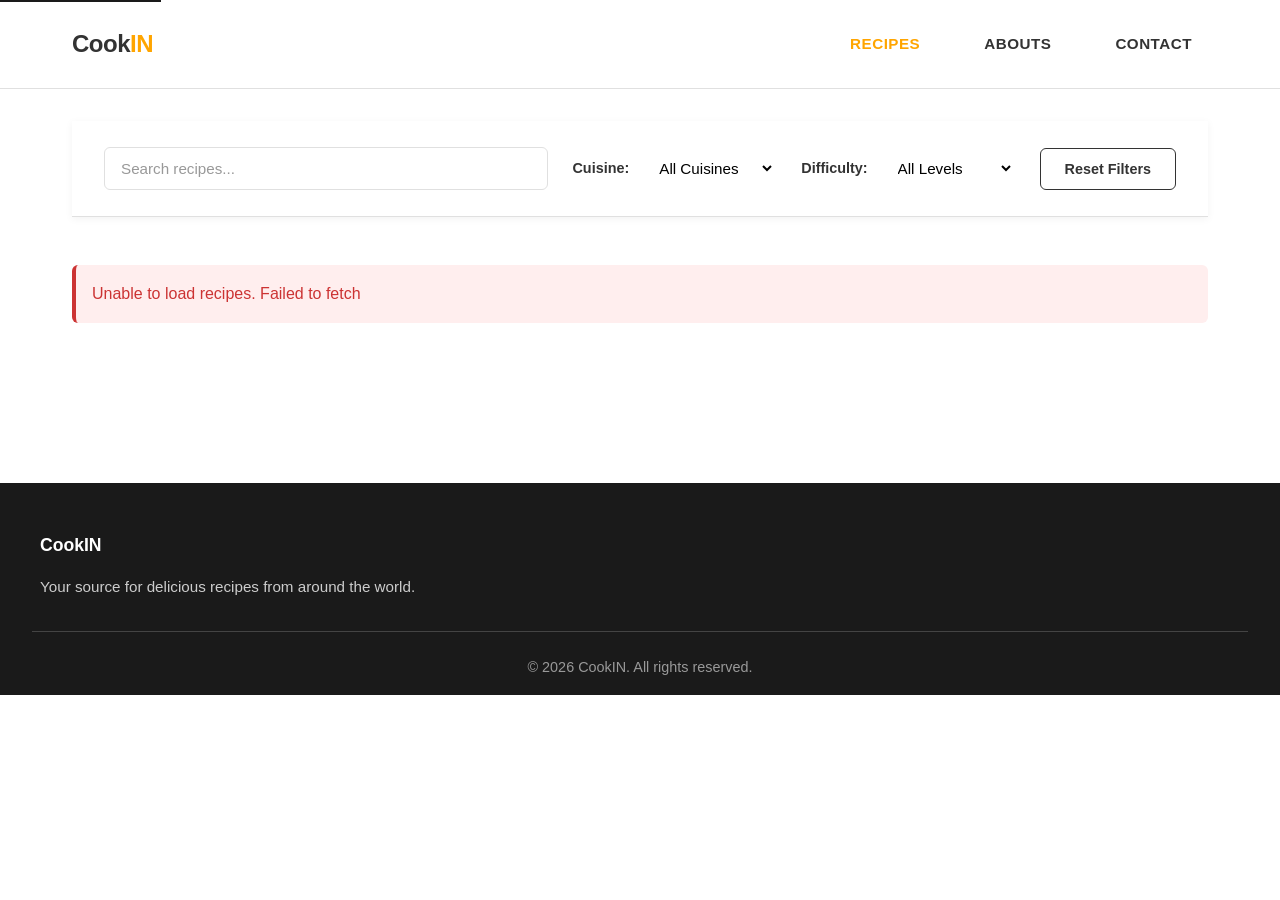
<file: index.html>
<!DOCTYPE html>
<html lang="en">
<head>
    <meta charset="UTF-8">
    <meta name="viewport" content="width=device-width, initial-scale=1.0">
    <meta name="description" content="Discover and manage delicious recipes with our interactive recipe collection. Search, filter, and explore thousands of recipes from around the world.">
    <meta name="keywords" content="recipes, cooking, food, meal planning, kitchen, ingredients">
    <meta name="author" content="Ilkhom">
    <meta name="robots" content="index, follow">

    <title>CookIN - Recipe Management Platform</title>

    <link rel="stylesheet" href="assets/css/style.css">
</head>
<body>
    <!-- Skip to main content link for accessibility -->
    <a href="#main-content" class="skip-link">Skip to main content</a>

    <!-- Navigation Header -->
    <header class="navbar" role="banner">
        <div class="navbar-container">
            <div class="logo">
                <h1 aria-label="COOKIN - Your Recipe Management Platform">Cook<span class="logo-accent">IN</span></h1>
            </div>
            <nav class="nav-menu" role="navigation" aria-label="Main navigation">
                <a href="index.html" class="nav-btn" aria-label="Navigate to Recipes section">Recipes</a>
                <a href="about.html" class="nav-btn" aria-label="Navigate to About section">Abouts</a>
                <a href="contact.html" class="nav-btn" aria-label="Navigate to Contact section">Contact</a>
            </nav>
            <button class="menu-toggle" aria-label="Toggle navigation menu" aria-expanded="false">
                <span></span>
                <span></span>
                <span></span>
            </button>
        </div>
    </header>



    <main id="main-content" role="main">
        <!-- Filter and Search Section -->
        <section class="filters-section" role="region" aria-labelledby="filter-title">
            <h2 id="filter-title" class="sr-only">Filter Recipes</h2>
            <div class="filters-container">
                <div class="search-box">
                    <label for="search-input" class="sr-only">Search recipes by name</label>
                    <input 
                        type="search" 
                        id="search-input" 
                        class="search-input" 
                        placeholder="Search recipes..." 
                        aria-describedby="search-help">
                    <span id="search-help" class="sr-only">Type recipe name to filter results</span>
                </div>
                <div class="filter-group">
                    <label for="cuisine-filter" class="filter-label">Cuisine:</label>
                    <select id="cuisine-filter" class="filter-select" aria-label="Filter by cuisine type">
                        <option value="">All Cuisines</option>
                    </select>
                </div>
                <div class="filter-group">
                    <label for="difficulty-filter" class="filter-label">Difficulty:</label>
                    <select id="difficulty-filter" class="filter-select" aria-label="Filter by difficulty level">
                        <option value="">All Levels</option>
                        <option value="Easy">Easy</option>
                        <option value="Medium">Medium</option>
                        <option value="Hard">Hard</option>
                    </select>
                </div>
                <button id="reset-filters" class="btn-reset" aria-label="Reset all filters">Reset Filters</button>
            </div>
        </section>

        <!-- Loading State -->
        <div id="loading" class="loading" role="status" aria-live="polite" aria-label="Loading recipes">
            <div class="spinner"></div>
            <p>Loading recipes...</p>
        </div>

        <!-- Error Message -->
        <div id="error" class="error-message" role="alert" aria-live="assertive"></div>

        <!-- Recipes Grid -->
        <section class="recipes-section" role="region" aria-labelledby="recipes-title">
            <h2 id="recipes-title" class="sr-only">Available Recipes</h2>
            <div id="recipes-grid" class="recipes-grid" role="list"></div>
        </section>

        <!-- No Results Message -->
        <div id="no-results" class="no-results" role="status" aria-live="polite">
            <p>No recipes found. Try adjusting your filters.</p>
        </div>

        <!-- Recipe Detail Modal -->
        <div id="recipe-modal" class="modal" role="dialog" aria-labelledby="modal-title" aria-hidden="true">
            <div class="modal-content">
                <button class="modal-close" aria-label="Close recipe details">&times;</button>
                <div id="modal-body"></div>
            </div>
        </div>
    </main>

    <!-- Footer -->
    <footer class="footer" role="contentinfo">
        <div class="footer-content">
            <div class="footer-section">
                <h3>CookIN</h3>
                <p>Your source for delicious recipes from around the world.</p>
            </div>
        </div>
        <div class="footer-bottom">
            <p>&copy; 2026 CookIN. All rights reserved.</p>
        </div>
    </footer>

    <script src="assets/scripts/nav.js" defer></script>
    <script src="assets/scripts/api.js" defer></script>
</body>
</html>
</file>
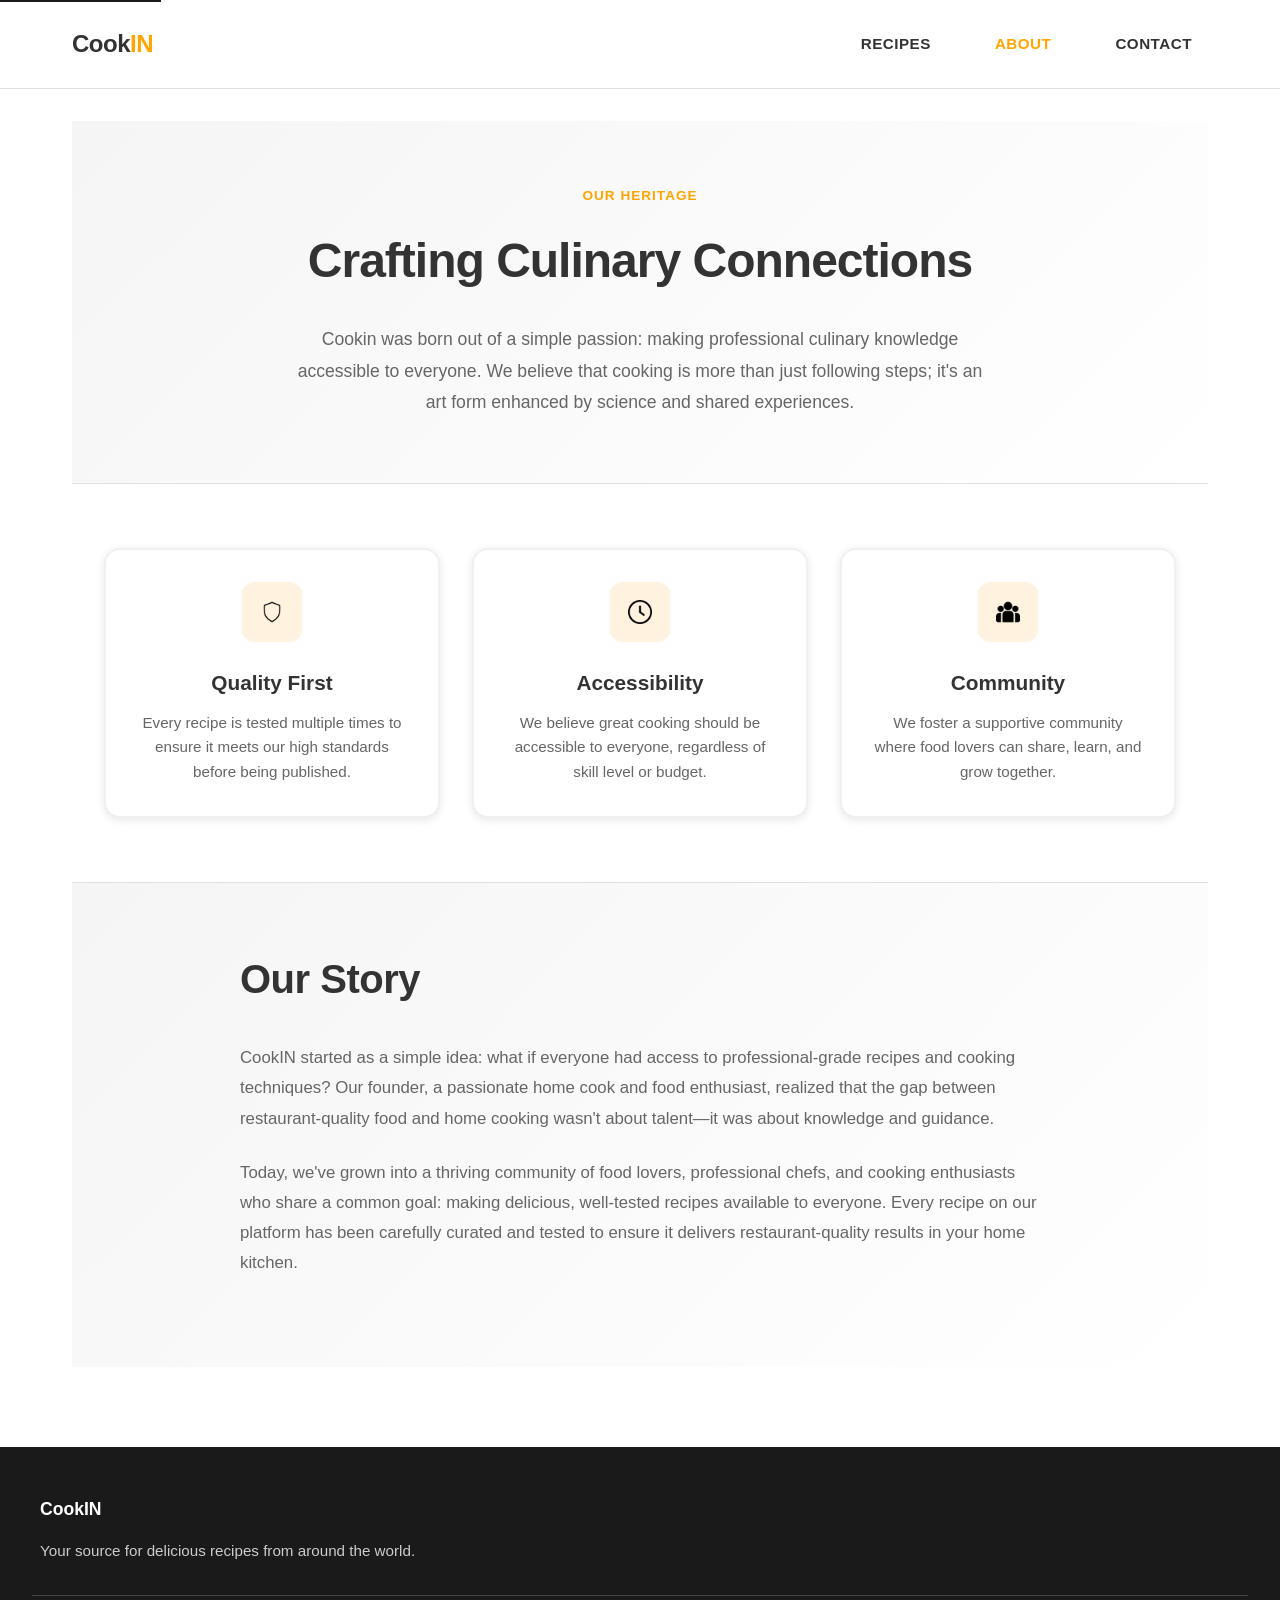
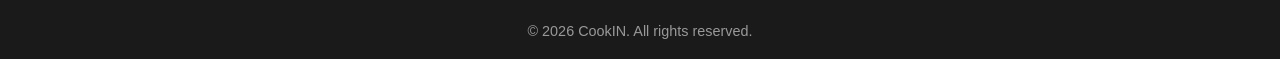
<file: about.html>
<!DOCTYPE html>
<html lang="en">
<head>
    <meta charset="UTF-8">
    <meta name="viewport" content="width=device-width, initial-scale=1.0">
    <meta name="description" content="Learn about CookIN - our mission to make professional culinary knowledge accessible to everyone.">
    <meta name="keywords" content="about, cooking, recipes, culinary, mission">
    <meta name="author" content="Ilkhom">
    <meta name="robots" content="index, follow">

    <title>About Us - CookIN</title>

    <link rel="stylesheet" href="assets/css/style.css">
</head>
<body>
    <!-- Skip to main content link for accessibility -->
    <a href="#main-content" class="skip-link">Skip to main content</a>

    <!-- Navigation Header -->
    <header class="navbar" role="banner">
        <div class="navbar-container">
            <div class="logo">
                <h1 aria-label="COOKIN - Your Recipe Management Platform"><a href="index.html" style="text-decoration: none; color: inherit;">Cook<span class="logo-accent">IN</span></a></h1>
            </div>
            <nav class="nav-menu" role="navigation" aria-label="Main navigation">
                <a href="index.html" class="nav-btn" aria-label="Navigate to Recipes section">Recipes</a>
                <a href="about.html" class="nav-btn" aria-label="Navigate to About section">About</a>
                <a href="contact.html" class="nav-btn" aria-label="Navigate to Contact section">Contact</a>
            </nav>
            <button class="menu-toggle" aria-label="Toggle navigation menu" aria-expanded="false">
                <span></span>
                <span></span>
                <span></span>
            </button>
        </div>
    </header>

    <main id="main-content" role="main">
        <!-- About Hero Section -->
        <section class="about-hero" role="region" aria-labelledby="about-title">
            <div class="about-hero-content">
                <span class="section-label">Our Heritage</span>
                <h1 id="about-title">Crafting Culinary Connections</h1>
                <p class="about-subtitle">Cookin was born out of a simple passion: making professional culinary knowledge accessible to everyone. We believe that cooking is more than just following steps; it's an art form enhanced by science and shared experiences.</p>
            </div>
        </section>

        <!-- Values Section -->
        <section class="values-section" role="region" aria-labelledby="values-title">
            <h2 id="values-title" class="sr-only">Our Core Values</h2>
            <div class="values-grid">
                <div class="value-card">
                    <div class="value-icon">
                        <img src="assets/icons/shield.png" alt="Quality icon" width="24" height="24">
                    </div>
                    <h3>Quality First</h3>
                    <p>Every recipe is tested multiple times to ensure it meets our high standards before being published.</p>
                </div>

                <div class="value-card">
                    <div class="value-icon">
                        <img src="assets/icons/clock.png" alt="Accessibility icon" width="24" height="24">
                    </div>
                    <h3>Accessibility</h3>
                    <p>We believe great cooking should be accessible to everyone, regardless of skill level or budget.</p>
                </div>

                <div class="value-card">
                    <div class="value-icon">
                        <img src="assets/icons/group.png" alt="Community icon" width="24" height="24">
                    </div>
                    <h3>Community</h3>
                    <p>We foster a supportive community where food lovers can share, learn, and grow together.</p>
                </div>
            </div>
        </section>

        <!-- Story Section -->
        <section class="story-section" role="region" aria-labelledby="story-title">
            <div class="story-content">
                <h2 id="story-title">Our Story</h2>
                <p>CookIN started as a simple idea: what if everyone had access to professional-grade recipes and cooking techniques? Our founder, a passionate home cook and food enthusiast, realized that the gap between restaurant-quality food and home cooking wasn't about talent—it was about knowledge and guidance.</p>
                <p>Today, we've grown into a thriving community of food lovers, professional chefs, and cooking enthusiasts who share a common goal: making delicious, well-tested recipes available to everyone. Every recipe on our platform has been carefully curated and tested to ensure it delivers restaurant-quality results in your home kitchen.</p>
            </div>
        </section>
    </main>

    <!-- Footer -->
    <footer class="footer" role="contentinfo">
        <div class="footer-content">
            <div class="footer-section">
                <h3>CookIN</h3>
                <p>Your source for delicious recipes from around the world.</p>
            </div>
        </div>
        <div class="footer-bottom">
            <p>&copy; 2026 CookIN. All rights reserved.</p>
        </div>
    </footer>

    <script src="assets/scripts/nav.js" defer></script>
</body>
</html>
</file>
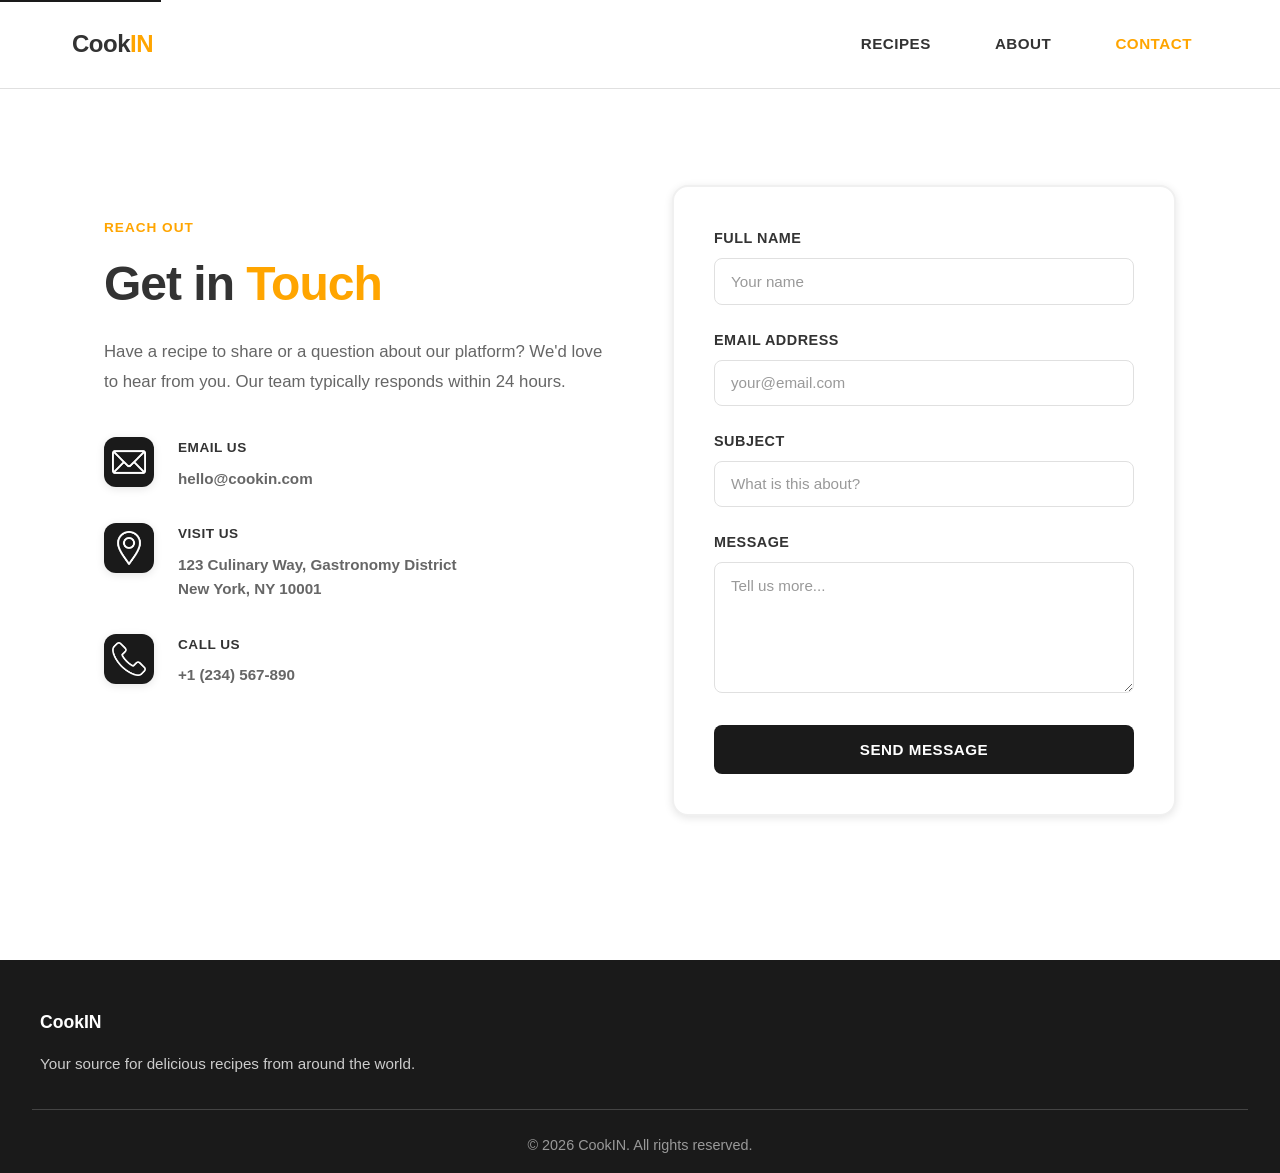
<file: contact.html>
<!DOCTYPE html>
<html lang="en">
<head>
    <meta charset="UTF-8">
    <meta name="viewport" content="width=device-width, initial-scale=1.0">
    <meta name="description" content="Get in touch with CookIN. Have a recipe to share or a question? We'd love to hear from you.">
    <meta name="keywords" content="contact, email, support, feedback">
    <meta name="author" content="Ilkhom">
    <meta name="robots" content="index, follow">

    <title>Contact Us - CookIN</title>

    <link rel="stylesheet" href="assets/css/style.css">
</head>
<body>
    <!-- Skip to main content link for accessibility -->
    <a href="#main-content" class="skip-link">Skip to main content</a>

    <!-- Navigation Header -->
    <header class="navbar" role="banner">
        <div class="navbar-container">
            <div class="logo">
                <h1 aria-label="COOKIN - Your Recipe Management Platform"><a href="index.html" style="text-decoration: none; color: inherit;">Cook<span class="logo-accent">IN</span></a></h1>
            </div>
            <nav class="nav-menu" role="navigation" aria-label="Main navigation">
                <a href="index.html" class="nav-btn" aria-label="Navigate to Recipes section">Recipes</a>
                <a href="about.html" class="nav-btn" aria-label="Navigate to About section">About</a>
                <a href="contact.html" class="nav-btn" aria-label="Navigate to Contact section">Contact</a>
            </nav>
            <button class="menu-toggle" aria-label="Toggle navigation menu" aria-expanded="false">
                <span></span>
                <span></span>
                <span></span>
            </button>
        </div>
    </header>

    <main id="main-content" role="main">
        <!-- Contact Section -->
        <section class="contact-section" role="region" aria-labelledby="contact-title">
            <div class="contact-container">
                <!-- Contact Info -->
                <div class="contact-info">
                    <span class="section-label">Reach Out</span>
                    <h1 id="contact-title">Get in <span class="highlight">Touch</span></h1>
                    <p class="contact-subtitle">Have a recipe to share or a question about our platform? We'd love to hear from you. Our team typically responds within 24 hours.</p>

                    <div class="contact-details">
                        <div class="contact-item">
                            <div class="contact-icon">
                                <img src="assets/icons/email.png" alt="Email icon" width="24" height="24">
                            </div>
                            <div>
                                <h4>Email Us</h4>
                                <p><a href="mailto:hello@cookin.com">hello@cookin.com</a></p>
                            </div>
                        </div>

                        <div class="contact-item">
                            <div class="contact-icon">
                                <img src="assets/icons/location.png" alt="Location icon" width="24" height="24">
                            </div>
                            <div>
                                <h4>Visit Us</h4>
                                <p>123 Culinary Way, Gastronomy District<br>New York, NY 10001</p>
                            </div>
                        </div>

                        <div class="contact-item">
                            <div class="contact-icon">
                                <img src="assets/icons/telephone.png" alt="Phone icon" width="24" height="24">
                            </div>
                            <div>
                                <h4>Call Us</h4>
                                <p><a href="tel:+1234567890">+1 (234) 567-890</a></p>
                            </div>
                        </div>
                    </div>
                </div>

                <!-- Contact Form -->
                <div class="contact-form-wrapper">
                    <form class="contact-form" id="contact-form" aria-labelledby="contact-title">
                        <div class="form-group">
                            <label for="name">Full Name</label>
                            <input type="text" id="name" name="name" required aria-required="true" placeholder="Your name">
                        </div>

                        <div class="form-group">
                            <label for="email">Email Address</label>
                            <input type="email" id="email" name="email" required aria-required="true" placeholder="your@email.com">
                        </div>

                        <div class="form-group">
                            <label for="subject">Subject</label>
                            <input type="text" id="subject" name="subject" required aria-required="true" placeholder="What is this about?">
                        </div>

                        <div class="form-group">
                            <label for="message">Message</label>
                            <textarea id="message" name="message" rows="6" required aria-required="true" placeholder="Tell us more..."></textarea>
                        </div>

                        <button type="submit" class="submit-btn">Send Message</button>
                    </form>
                </div>
            </div>
        </section>
    </main>

    <!-- Footer -->
    <footer class="footer" role="contentinfo">
        <div class="footer-content">
            <div class="footer-section">
                <h3>CookIN</h3>
                <p>Your source for delicious recipes from around the world.</p>
            </div>
        </div>
        <div class="footer-bottom">
            <p>&copy; 2026 CookIN. All rights reserved.</p>
        </div>
    </footer>

    <script src="assets/scripts/nav.js" defer></script>
</body>
</html>
</file>
<file: assets/css/style.css>
/* ===== GLOBAL STYLES ===== */
* {
    margin: 0;
    padding: 0;
    box-sizing: border-box;
}

:root {
    --primary-color: #FFA500;
    --dark-color: #1a1a1a;
    --light-color: #f5f5f5;
    --text-dark: #333333;
    --text-light: #666666;
    --border-color: #e0e0e0;
    --shadow: 0 2px 8px rgba(0, 0, 0, 0.1);
    --transition: all 0.3s ease;
}

body {
    font-family: 'Segoe UI', Tahoma, Geneva, Verdana, sans-serif;
    line-height: 1.6;
    color: var(--text-dark);
    background-color: #ffffff;
}

/* ===== SKIP LINK ===== */
.skip-link {
    position: absolute;
    top: -40px;
    left: 0;
    background: var(--dark-color);
    color: white;
    padding: 8px;
    text-decoration: none;
    z-index: 100;
}

.skip-link:focus {
    top: 0;
}

/* ===== NAVBAR ===== */
.navbar {
    background-color: #ffffff;
    border-bottom: 1px solid var(--border-color);
    padding: 0;
    position: sticky;
    top: 0;
    z-index: 50;
}

.navbar-container {
    max-width: 1200px;
    margin: 0 auto;
    padding: 1.5rem 2rem;
    display: flex;
    justify-content: space-between;
    align-items: center;
}

.logo {
    font-size: 1.5rem;
    font-weight: 700;
    letter-spacing: -0.5px;
}

.logo h1 {
    font-size: 1.5rem;
    margin: 0;
}

.logo-accent {
    color: var(--primary-color);
}

.nav-menu {
    display: flex;
    gap: 2rem;
    list-style: none;
}

.nav-btn {
    background: none;
    border: none;
    font-size: 0.95rem;
    font-weight: 700;
    color: var(--text-dark);
    cursor: pointer;
    transition: var(--transition);
    text-transform: uppercase;
    letter-spacing: 0.5px;
    text-decoration: none;
    padding: 0.5rem 1rem;
    border-radius: 6px;
}

.nav-btn:hover {
    background-color: #f5f5f5;
    color: var(--text-dark);
}

.nav-btn:active {
    background-color: #f5f5f5;
    color: var(--primary-color);
}

.nav-btn.active {
    color: var(--primary-color);
}

.menu-toggle {
    display: none;
    background: none;
    border: none;
    font-size: 1.5rem;
    cursor: pointer;
}

.menu-toggle span {
    display: block;
    width: 25px;
    height: 3px;
    background-color: var(--text-dark);
    margin: 5px 0;
    transition: var(--transition);
}

/* ===== HERO SECTION ===== */
.hero {
    background: linear-gradient(135deg, #f5f5f5 0%, #ffffff 100%);
    padding: 3rem 2rem;
    text-align: center;
    border-bottom: 1px solid var(--border-color);
}

.hero-content {
    max-width: 1200px;
    margin: 0 auto;
}

.hero h2 {
    font-size: 2.5rem;
    margin-bottom: 1rem;
    color: var(--text-dark);
    font-weight: 700;
}

.hero-subtitle {
    font-size: 1.1rem;
    color: var(--text-light);
    max-width: 600px;
    margin: 0 auto;
}

/* ===== MAIN CONTENT ===== */
main {
    max-width: 1200px;
    margin: 0 auto;
    padding: 2rem;
}

/* ===== FILTER SECTION ===== */
.filters-section {
    margin-bottom: 3rem;
    position: sticky;
    top: 70px;
    z-index: 40;
    background-color: #ffffff;
    padding: 1.5rem 2rem;
    box-shadow: 0 2px 8px rgba(0, 0, 0, 0.05);
    border-bottom: 1px solid var(--border-color);
}

.filters-container {
    display: flex;
    gap: 1.5rem;
    flex-wrap: wrap;
    align-items: center;
    background: #ffffff;
    padding: 0;
    border-radius: 0;
    border: none;
}

.search-box {
    flex: 1;
    min-width: 250px;
    position: relative;
}

.search-input {
    width: 100%;
    padding: 0.75rem 1rem;
    border: 1px solid var(--border-color);
    border-radius: 6px;
    font-size: 0.95rem;
    transition: var(--transition);
    background-color: #ffffff;
}

.search-input:focus {
    outline: none;
    border-color: var(--primary-color);
    box-shadow: 0 0 0 3px rgba(255, 165, 0, 0.1);
}

.search-input::placeholder {
    color: #999;
}

.filter-group {
    display: flex;
    gap: 0.5rem;
    align-items: center;
}

.filter-label {
    font-size: 0.9rem;
    font-weight: 600;
    color: var(--text-dark);
    white-space: nowrap;
}

.filter-select {
    padding: 0.75rem 1rem;
    border: 2px solid #ffffff;
    border-radius: 12px;
    font-size: 0.95rem;
    background-color: #ffffff;
    cursor: pointer;
    transition: var(--transition);
    min-width: 140px;
}

.filter-select:hover {
    border-color: var(--primary-color);
}

.filter-select:focus {
    outline: none;
    border-color: var(--primary-color);
    box-shadow: 0 0 0 3px rgba(255, 165, 0, 0.1);
}

/* Hide scrollbar for select dropdown */
.filter-select {
    scrollbar-width: none;
}

.filter-select::-webkit-scrollbar {
    display: none;
}

.btn-reset {
    padding: 0.75rem 1.5rem;
    background: none;
    border: 1px solid var(--text-dark);
    border-radius: 6px;
    color: var(--text-dark);
    font-size: 0.9rem;
    font-weight: 600;
    cursor: pointer;
    transition: var(--transition);
    display: flex;
    align-items: center;
    gap: 0.5rem;
    white-space: nowrap;
}

.btn-reset:hover {
    background-color: var(--text-dark);
    color: white;
    border-color: var(--text-dark);
}

/* ===== LOADING STATE ===== */
.loading {
    text-align: center;
    padding: 3rem;
    display: none;
}

.loading.active {
    display: block;
}

.spinner {
    border: 4px solid var(--light-color);
    border-top: 4px solid var(--primary-color);
    border-radius: 50%;
    width: 40px;
    height: 40px;
    animation: spin 1s linear infinite;
    margin: 0 auto 1rem;
}

@keyframes spin {
    0% { transform: rotate(0deg); }
    100% { transform: rotate(360deg); }
}

.loading p {
    color: var(--text-light);
    font-size: 1rem;
}

/* ===== ERROR MESSAGE ===== */
.error-message {
    background-color: #fee;
    color: #c33;
    padding: 1rem;
    border-radius: 6px;
    margin-bottom: 2rem;
    display: none;
    border-left: 4px solid #c33;
}

.error-message.active {
    display: block;
}

/* ===== RECIPES GRID ===== */
.recipes-grid {
    display: grid;
    grid-template-columns: repeat(auto-fill, minmax(280px, 1fr));
    gap: 2rem;
    margin-bottom: 3rem;
}

.recipe-card {
    background: #ffffff;
    border-radius: 12px;
    overflow: hidden;
    box-shadow: var(--shadow);
    transition: var(--transition);
    list-style: none;
    display: flex;
    flex-direction: column;
}

.recipe-card:hover {
    transform: translateY(-5px);
    box-shadow: 0 8px 20px rgba(0, 0, 0, 0.15);
}

.recipe-image-wrapper {
    position: relative;
    width: 100%;
    height: 250px;
    overflow: hidden;
    border-radius: 12px 12px 0 0;
    cursor: pointer;
    transition: var(--transition);
}

.recipe-image {
    width: 100%;
    height: 100%;
    object-fit: cover;
}

.recipe-image-overlay {
    position: absolute;
    top: 0;
    left: 0;
    right: 0;
    bottom: 0;
    background: linear-gradient(180deg, transparent 40%, rgba(0, 0, 0, 0.4) 100%);
    z-index: 2;
}

.recipe-rating {
    position: absolute;
    top: 1rem;
    right: 1rem;
    background-color: #ffffff;
    padding: 0.4rem 0.7rem;
    border-radius: 20px;
    font-size: 0.8rem;
    font-weight: 600;
    box-shadow: var(--shadow);
    display: flex;
    align-items: center;
    gap: 0.25rem;
    z-index: 3;
}

.recipe-rating::before {
    content: '★';
    color: var(--primary-color);
}

.recipe-header {
    position: absolute;
    bottom: 1rem;
    left: 1rem;
    right: 2rem;
    z-index: 3;
    display: flex;
    flex-direction: column;
    gap: 0;
}

.recipe-title {
    font-size: 1.15rem;
    font-weight: 700;
    color: #ffffff;
    margin: 0;
    line-height: 1.3;
    text-shadow: 0 2px 4px rgba(0, 0, 0, 0.3);
}

.recipe-cuisine {
    background-color: var(--primary-color);
    color: #ffffff;
    padding: 0.4rem 0.8rem;
    border-radius: 4px;
    font-size: 0.75rem;
    font-weight: 700;
    display: inline-block;
    text-transform: capitalize;
    width: fit-content;
    margin: 0;
    letter-spacing: 0.5px;
}

.recipe-content {
    padding: 1.5rem;
    flex-grow: 1;
    display: flex;
    flex-direction: column;
    gap: 1rem;
}

.recipe-meal-type {
    background-color: var(--primary-color);
    color: #ffffff;
    padding: 0.4rem 0.8rem;
    border-radius: 4px;
    font-size: 0.75rem;
    font-weight: 700;
    display: inline-block;
    text-transform: capitalize;
    width: fit-content;
    margin: 0;
    letter-spacing: 0.5px;
}

.recipe-meta {
    display: flex;
    gap: 1.5rem;
    margin: 0;
    font-size: 0.85rem;
    color: var(--text-light);
    align-items: center;
    flex-wrap: wrap;
}

.recipe-meta-item {
    display: flex;
    align-items: center;
    gap: 0.3rem;
    white-space: nowrap;
}

.recipe-meta-item::before {
    content: '●';
    color: var(--primary-color);
}

.recipe-button {
    background-color: var(--dark-color);
    color: #ffffff;
    border: none;
    padding: 0.85rem 1.5rem;
    border-radius: 6px;
    font-size: 0.9rem;
    font-weight: 700;
    cursor: pointer;
    transition: var(--transition);
    text-transform: uppercase;
    letter-spacing: 0.5px;
    display: flex;
    align-items: center;
    justify-content: center;
    gap: 0.5rem;
    margin-top: auto;
    width: 100%;
}

.recipe-button:hover {
    background-color: var(--primary-color);
    color: var(--dark-color);
}

/* ===== NO RESULTS ===== */
.no-results {
    text-align: center;
    padding: 3rem;
    color: var(--text-light);
    display: none;
}

.no-results.active {
    display: block;
}

/* ===== MODAL ===== */
.modal {
    display: none;
    position: fixed;
    z-index: 1000;
    left: 0;
    top: 0;
    width: 100%;
    height: 100%;
    background-color: rgba(0, 0, 0, 0.5);
    animation: fadeIn 0.3s ease;
}

.modal.active {
    display: flex;
    align-items: center;
    justify-content: center;
}

@keyframes slideUp {
    from {
        transform: translateY(50px);
        opacity: 0;
    }
    to {
        transform: translateY(0);
        opacity: 1;
    }
}

.modal-content {
    background-color: #ffffff;
    border-radius: 12px;
    max-width: 900px;
    width: 95%;
    max-height: 85vh;
    overflow-y: auto;
    position: relative;
    animation: slideUp 0.3s ease;
    display: flex;
    flex-direction: column;
}

.modal-header-image {
    position: relative;
    width: 100%;
    height: 300px;
    border-radius: 12px 12px 0 0;
    overflow: hidden;
}

.modal-image {
    width: 100%;
    height: 100%;
    object-fit: cover;
}

.modal-close {
    position: fixed;
    right: 2rem;
    top: 2rem;
    background: #ffffff;
    border: none;
    width: 40px;
    height: 40px;
    border-radius: 50%;
    font-size: 1.5rem;
    cursor: pointer;
    color: var(--text-dark);
    transition: var(--transition);
    display: flex;
    align-items: center;
    justify-content: center;
    box-shadow: 0 2px 8px rgba(0, 0, 0, 0.15);
    z-index: 1001;
}

.modal-close:hover {
    background-color: #f5f5f5;
}

.modal-body-content {
    padding: 2rem;
    overflow-y: auto;
    flex: 1;
}

.modal-recipe-title {
    font-size: 1.8rem;
    font-weight: 700;
    color: var(--text-dark);
    margin: 0 0 1.5rem 0;
}

.modal-info-bar {
    display: flex;
    gap: 1.5rem;
    margin-bottom: 1rem;
    font-size: 0.9rem;
    color: var(--text-light);
    flex-wrap: wrap;
}

.info-item {
    display: flex;
    align-items: center;
    gap: 0.5rem;
    white-space: nowrap;
}

.info-item img {
    width: 16px;
    height: 16px;
    object-fit: contain;
}

.modal-calories {
    margin-bottom: 2rem;
    font-size: 0.95rem;
    color: var(--text-light);
}

.modal-content-sections {
    display: grid;
    grid-template-columns: 1fr 1fr;
    gap: 2rem;
}

.modal-section {
    display: flex;
    flex-direction: column;
}

.section-title {
    font-size: 1.1rem;
    font-weight: 700;
    color: var(--text-dark);
    margin: 0 0 0.75rem 0;
}

.section-divider {
    height: 3px;
    background-color: var(--text-dark);
    margin-bottom: 1rem;
    width: 100%;
}

.ingredients-list {
    list-style: none;
    padding: 0;
    margin: 0;
}

.ingredients-list li {
    padding: 0.75rem 1rem;
    padding-left: 1.5rem;
    position: relative;
    color: var(--text-light);
    line-height: 1.6;
    background-color: #f5f5f5;
    margin-bottom: 0.5rem;
    border-radius: 6px;
}

.ingredients-list li::before {
    content: '●';
    position: absolute;
    left: 0.75rem;
    color: var(--primary-color);
}

.instructions-list {
    display: flex;
    flex-direction: column;
    gap: 1rem;
}

.instruction-step {
    display: flex;
    gap: 1rem;
    background-color: #f5f5f5;
    padding: 1rem;
    border-radius: 6px;
    margin-bottom: 0.75rem;
}

.step-number {
    background-color: var(--primary-color);
    color: #ffffff;
    width: 40px;
    height: 40px;
    border-radius: 50%;
    display: flex;
    align-items: center;
    justify-content: center;
    font-weight: 700;
    flex-shrink: 0;
}

.instruction-step p {
    margin: 0;
    color: var(--text-light);
    line-height: 1.6;
    padding-top: 0.5rem;
}

/* ===== MODAL TAGS ===== */
.modal-tags-section {
    margin-top: 2rem;
    padding-top: 2rem;
    border-top: 1px solid var(--border-color);
}

.tags-container {
    display: flex;
    flex-wrap: wrap;
    gap: 0.75rem;
}

.tag-badge {
    background-color: var(--primary-color);
    color: #ffffff;
    padding: 0.5rem 1rem;
    border-radius: 20px;
    font-size: 0.85rem;
    font-weight: 600;
    display: inline-block;
    text-transform: capitalize;
}

/* ===== FOOTER ===== */
.footer {
    background-color: var(--dark-color);
    color: #ffffff;
    padding: 3rem 2rem 1rem;
    margin-top: 3rem;
}

.footer-content {
    max-width: 1200px;
    margin: 0 auto;
    display: grid;
    grid-template-columns: repeat(auto-fit, minmax(250px, 1fr));
    gap: 2rem;
    margin-bottom: 2rem;
}

.footer-section h3,
.footer-section h4 {
    font-size: 1.1rem;
    margin-bottom: 1rem;
    color: #ffffff;
}

.footer-section p {
    color: #cccccc;
    font-size: 0.95rem;
    line-height: 1.6;
}

.footer-section ul {
    list-style: none;
}

.footer-section li {
    margin-bottom: 0.5rem;
}

.footer-section a {
    color: #cccccc;
    text-decoration: none;
    transition: var(--transition);
    font-size: 0.95rem;
}

.footer-section a:hover {
    color: var(--primary-color);
}

.social-links {
    display: flex;
    gap: 1.5rem;
}

.footer-bottom {
    border-top: 1px solid #444;
    padding-top: 1.5rem;
    text-align: center;
    color: #999;
    font-size: 0.9rem;
}

/* ===== UTILITY CLASSES ===== */
.sr-only {
    position: absolute;
    width: 1px;
    height: 1px;
    padding: 0;
    margin: -1px;
    overflow: hidden;
    clip: rect(0, 0, 0, 0);
    white-space: nowrap;
    border-width: 0;
}

/* ===== ABOUT PAGE ===== */
.about-hero {
    background: linear-gradient(135deg, #f5f5f5 0%, #ffffff 100%);
    padding: 4rem 2rem;
    text-align: center;
    border-bottom: 1px solid var(--border-color);
}

.about-hero-content {
    max-width: 900px;
    margin: 0 auto;
}

.section-label {
    color: var(--primary-color);
    font-weight: 700;
    letter-spacing: 1px;
    text-transform: uppercase;
    font-size: 0.85rem;
    display: block;
    margin-bottom: 1rem;
}

.about-hero h1 {
    font-size: 3rem;
    font-weight: 700;
    color: var(--text-dark);
    margin-bottom: 1.5rem;
    letter-spacing: -1px;
}

.about-subtitle {
    font-size: 1.1rem;
    color: var(--text-light);
    line-height: 1.8;
    max-width: 700px;
    margin: 0 auto;
    font-weight: 500;
}

.values-section {
    max-width: 1200px;
    margin: 0 auto;
    padding: 4rem 2rem;
}

.values-grid {
    display: grid;
    grid-template-columns: repeat(auto-fit, minmax(300px, 1fr));
    gap: 2rem;
}

.value-card {
    background: #ffffff;
    padding: 2rem;
    border-radius: 16px;
    border: 2px solid #f0f0f0;
    text-align: center;
    transition: var(--transition);
    box-shadow: var(--shadow);
}

.value-card:hover {
    transform: translateY(-5px);
    border-color: var(--primary-color);
    box-shadow: 0 8px 20px rgba(255, 165, 0, 0.1);
}

.value-icon {
    background-color: #fff3e0;
    width: 60px;
    height: 60px;
    border-radius: 12px;
    display: flex;
    align-items: center;
    justify-content: center;
    margin: 0 auto 1.5rem;
    color: var(--primary-color);
}

.value-card h3 {
    font-size: 1.3rem;
    font-weight: 700;
    color: var(--text-dark);
    margin-bottom: 0.75rem;
}

.value-card p {
    color: var(--text-light);
    font-size: 0.95rem;
    line-height: 1.6;
    margin: 0;
}

.story-section {
    background: linear-gradient(135deg, #f5f5f5 0%, #ffffff 100%);
    padding: 4rem 2rem;
    border-top: 1px solid var(--border-color);
}

.story-content {
    max-width: 800px;
    margin: 0 auto;
}

.story-content h2 {
    font-size: 2.5rem;
    font-weight: 700;
    color: var(--text-dark);
    margin-bottom: 2rem;
    letter-spacing: -0.5px;
}

.story-content p {
    font-size: 1.05rem;
    color: var(--text-light);
    line-height: 1.8;
    margin-bottom: 1.5rem;
    font-weight: 500;
}

/* ===== CONTACT PAGE ===== */
.contact-section {
    max-width: 1200px;
    margin: 0 auto;
    padding: 4rem 2rem;
}

.contact-container {
    display: grid;
    grid-template-columns: 1fr 1fr;
    gap: 4rem;
    align-items: start;
}

.contact-info {
    padding: 2rem 0;
}

.contact-info h1 {
    font-size: 3rem;
    font-weight: 700;
    color: var(--text-dark);
    margin: 1rem 0 1.5rem 0;
    letter-spacing: -1px;
    line-height: 1.2;
}

.highlight {
    color: var(--primary-color);
}

.contact-subtitle {
    font-size: 1.05rem;
    color: var(--text-light);
    line-height: 1.8;
    margin-bottom: 2.5rem;
    font-weight: 500;
}

.contact-details {
    display: flex;
    flex-direction: column;
    gap: 2rem;
}

.contact-item {
    display: flex;
    gap: 1.5rem;
    align-items: flex-start;
}

.contact-icon {
    background-color: var(--dark-color);
    color: #ffffff;
    width: 50px;
    height: 50px;
    border-radius: 12px;
    display: flex;
    align-items: center;
    justify-content: center;
    flex-shrink: 0;
    box-shadow: var(--shadow);
    padding: 8px;
}

.contact-icon img {
    width: 100%;
    height: 100%;
    object-fit: contain;
    filter: brightness(0) invert(1);
}

.contact-item h4 {
    font-size: 0.85rem;
    font-weight: 700;
    color: var(--text-dark);
    text-transform: uppercase;
    letter-spacing: 0.5px;
    margin: 0 0 0.5rem 0;
}

.contact-item p {
    color: var(--text-light);
    font-weight: 600;
    margin: 0;
    font-size: 0.95rem;
}

.contact-item a {
    color: var(--text-light);
    text-decoration: none;
    transition: var(--transition);
}

.contact-item a:hover {
    color: var(--primary-color);
}

.contact-form-wrapper {
    background: #ffffff;
    padding: 2.5rem;
    border-radius: 16px;
    border: 2px solid #f0f0f0;
    box-shadow: var(--shadow);
}

.contact-form {
    display: flex;
    flex-direction: column;
    gap: 1.5rem;
}

.form-group {
    display: flex;
    flex-direction: column;
    gap: 0.5rem;
}

.form-group label {
    font-size: 0.9rem;
    font-weight: 700;
    color: var(--text-dark);
    text-transform: uppercase;
    letter-spacing: 0.5px;
}

.form-group input,
.form-group textarea {
    padding: 0.85rem 1rem;
    border: 1px solid var(--border-color);
    border-radius: 8px;
    font-size: 0.95rem;
    font-family: inherit;
    transition: var(--transition);
    background-color: #ffffff;
    color: var(--text-dark);
}

.form-group input::placeholder,
.form-group textarea::placeholder {
    color: #999;
}

.form-group input:focus,
.form-group textarea:focus {
    outline: none;
    border-color: var(--primary-color);
    box-shadow: 0 0 0 3px rgba(255, 165, 0, 0.1);
}

.submit-btn {
    background-color: var(--dark-color);
    color: #ffffff;
    border: none;
    padding: 1rem 2rem;
    border-radius: 8px;
    font-size: 0.95rem;
    font-weight: 700;
    cursor: pointer;
    transition: var(--transition);
    text-transform: uppercase;
    letter-spacing: 0.5px;
    margin-top: 0.5rem;
}

.submit-btn:hover {
    background-color: var(--primary-color);
    color: var(--dark-color);
}

/* ===== RESPONSIVE ===== */
@media (max-width: 768px) {
    .navbar-container {
        padding: 1rem;
    }

    .nav-menu {
        display: none;
        gap: 0;
    }

    .nav-menu.active {
        display: flex;
        flex-direction: column;
        position: absolute;
        top: 100%;
        left: 0;
        right: 0;
        background-color: #ffffff;
        border-bottom: 1px solid var(--border-color);
        padding: 1rem;
        gap: 1rem;
    }

    .menu-toggle {
        display: block;
    }

    .hero h2 {
        font-size: 1.8rem;
    }

    .hero-subtitle {
        font-size: 1rem;
    }

    .filters-container {
        flex-direction: column;
        gap: 1rem;
    }

    .search-box {
        min-width: unset;
    }

    .filter-group {
        width: 100%;
        flex-direction: column;
        align-items: flex-start;
    }

    .filter-select {
        width: 100%;
        min-width: unset;
    }

    .btn-reset {
        width: 100%;
        justify-content: center;
    }

    .recipes-grid {
        grid-template-columns: repeat(auto-fill, minmax(200px, 1fr));
        gap: 1.5rem;
    }

    main {
        padding: 1rem;
    }

    .footer-content {
        grid-template-columns: 1fr;
    }

    /* About Page Mobile */
    .about-hero h1 {
        font-size: 2rem;
    }

    .about-hero {
        padding: 2.5rem 1.5rem;
    }

    .values-section {
        padding: 2.5rem 1.5rem;
    }

    .values-grid {
        grid-template-columns: 1fr;
        gap: 1.5rem;
    }

    .story-section {
        padding: 2.5rem 1.5rem;
    }

    .story-content h2 {
        font-size: 1.8rem;
    }

    /* Contact Page Mobile */
    .contact-section {
        padding: 2.5rem 1.5rem;
    }

    .contact-container {
        grid-template-columns: 1fr;
        gap: 2.5rem;
    }

    .contact-info h1 {
        font-size: 2rem;
    }

    .contact-form-wrapper {
        padding: 1.5rem;
    }
}

@media (max-width: 480px) {
    .hero h2 {
        font-size: 1.5rem;
    }

    .hero-subtitle {
        font-size: 0.95rem;
    }

    .recipes-grid {
        grid-template-columns: 1fr;
    }

    .recipe-title {
        font-size: 1rem;
    }

    .modal-content {
        width: 95%;
        padding: 1.5rem;
    }
}
</file>
